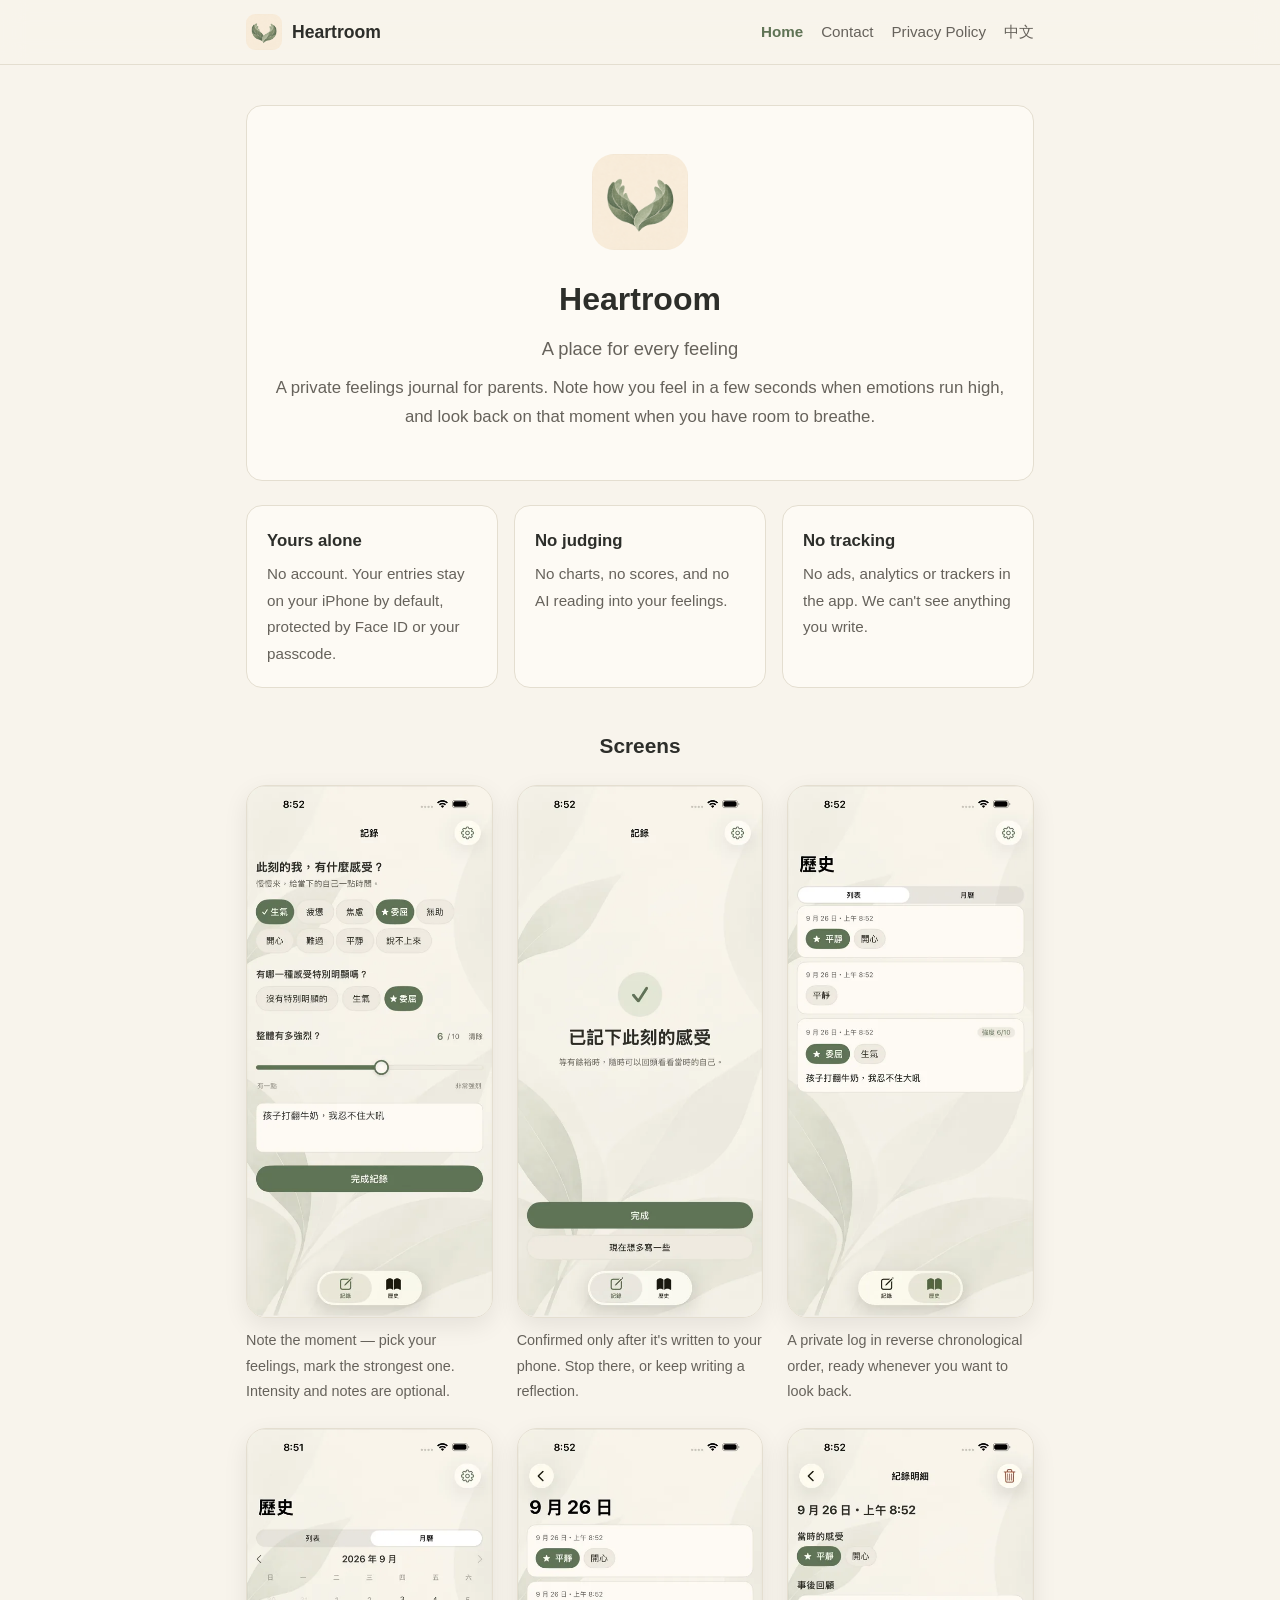
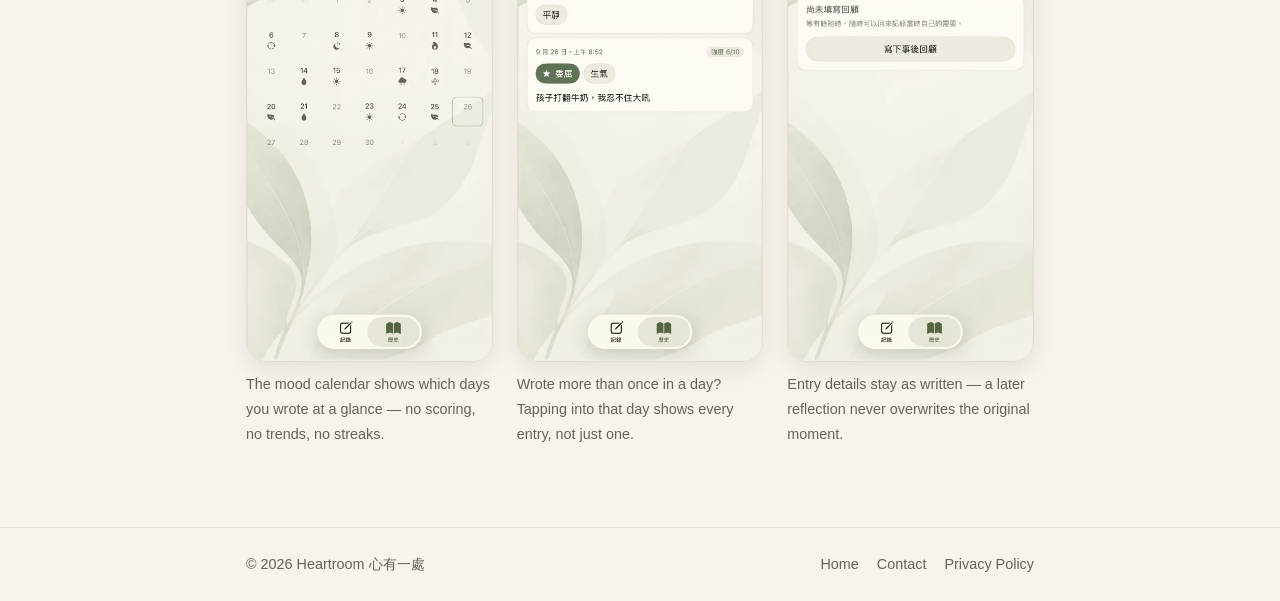
<file: index.html>
<!doctype html>
<html lang="zh-Hant">
<head>
  <meta charset="utf-8">
  <meta name="viewport" content="width=device-width, initial-scale=1">
  <title>心有一處 Heartroom</title>
  <meta name="description" content="給父母的私人情緒日誌。願每一種感受，心裡都有一處可以安放。">
  <meta property="og:type" content="website">
  <meta property="og:title" content="心有一處 Heartroom">
  <meta property="og:description" content="給父母的私人情緒日誌。願每一種感受，心裡都有一處可以安放。">
  <link rel="icon" type="image/png" href="appicon.png">
  <link rel="stylesheet" href="style.css">
  <script src="lang-redirect.js"></script>
</head>
<body>
  <header class="nav-header">
    <div class="container nav-container">
      <a href="index.html" class="logo-group">
        <img src="appicon.png" alt="" class="logo-img">
        <span class="logo-text">心有一處</span>
      </a>
      <nav class="nav-links">
        <a href="index.html" class="active">首頁</a><a href="support.html">聯絡我們</a><a href="privacy-policy.html">隱私權政策</a>
        <a href="en/index.html" class="lang-switch" data-lang="en" lang="en">EN</a>
      </nav>
    </div>
  </header>

  <main class="container">
    <section class="card hero">
      <img src="appicon.png" alt="心有一處 App 圖示" class="logo-img">
      <h1>心有一處</h1>
      <p class="tagline">願每一種感受，心裡都有一處可以安放</p>
      <p class="lead">給父母的私人情緒日誌。在情緒湧上來的當下，用幾秒鐘記下自己的感受；等有餘裕時，再回頭看看當時的自己。</p>
    </section>

    <div class="points">
      <div class="point"><h2>只屬於你</h2><p>不需要帳號，資料預設只存在你的 iPhone，開啟需要 Face ID 或密碼。</p></div>
      <div class="point"><h2>不分析、不評價</h2><p>沒有圖表、沒有分數，也不用 AI 解讀你的感受。</p></div>
      <div class="point"><h2>不追蹤</h2><p>App 沒有廣告、分析或追蹤工具，我們看不到你寫的任何內容。</p></div>
    </div>

    <section class="screens">
      <h2>畫面預覽</h2>
      <div class="screens-grid">
        <figure class="screen-figure">
          <img src="screenshots/01_record_entry.webp" alt="記錄畫面：選擇感受、設定主要感受、拉強度、寫下想法" loading="lazy">
          <figcaption>記下此刻——選擇感受、標出最明顯的一種，強度與備註都可以留白。</figcaption>
        </figure>
        <figure class="screen-figure">
          <img src="screenshots/02_record_success.webp" alt="儲存完成畫面" loading="lazy">
          <figcaption>確認寫進手機後才顯示完成，可以直接結束，也可以接著寫回顧。</figcaption>
        </figure>
        <figure class="screen-figure">
          <img src="screenshots/03_history_list.webp" alt="歷史列表畫面" loading="lazy">
          <figcaption>依時間倒序的私人日誌，隨時回頭看看寫過什麼。</figcaption>
        </figure>
        <figure class="screen-figure">
          <img src="screenshots/06_history_calendar.webp" alt="情緒月曆畫面" loading="lazy">
          <figcaption>情緒月曆一覽這個月哪幾天有記錄，不做效價或強度編碼，也不計算完成率。</figcaption>
        </figure>
        <figure class="screen-figure">
          <img src="screenshots/04_history_day_entries.webp" alt="同一天多筆紀錄清單" loading="lazy">
          <figcaption>同一天寫了不只一筆？點進當天也不會漏看任何一筆。</figcaption>
        </figure>
        <figure class="screen-figure">
          <img src="screenshots/05_history_detail.webp" alt="單筆紀錄明細畫面" loading="lazy">
          <figcaption>紀錄明細保留原始內容，事後回顧不會覆寫當時寫下的自己。</figcaption>
        </figure>
      </div>
    </section>
  </main>

  <footer>
    <div class="container">
      <p>© 2026 心有一處 Heartroom</p>
      <a href="index.html">首頁</a><a href="support.html">聯絡我們</a><a href="privacy-policy.html">隱私權政策</a>
    </div>
  </footer>
</body>
</html>
</file>
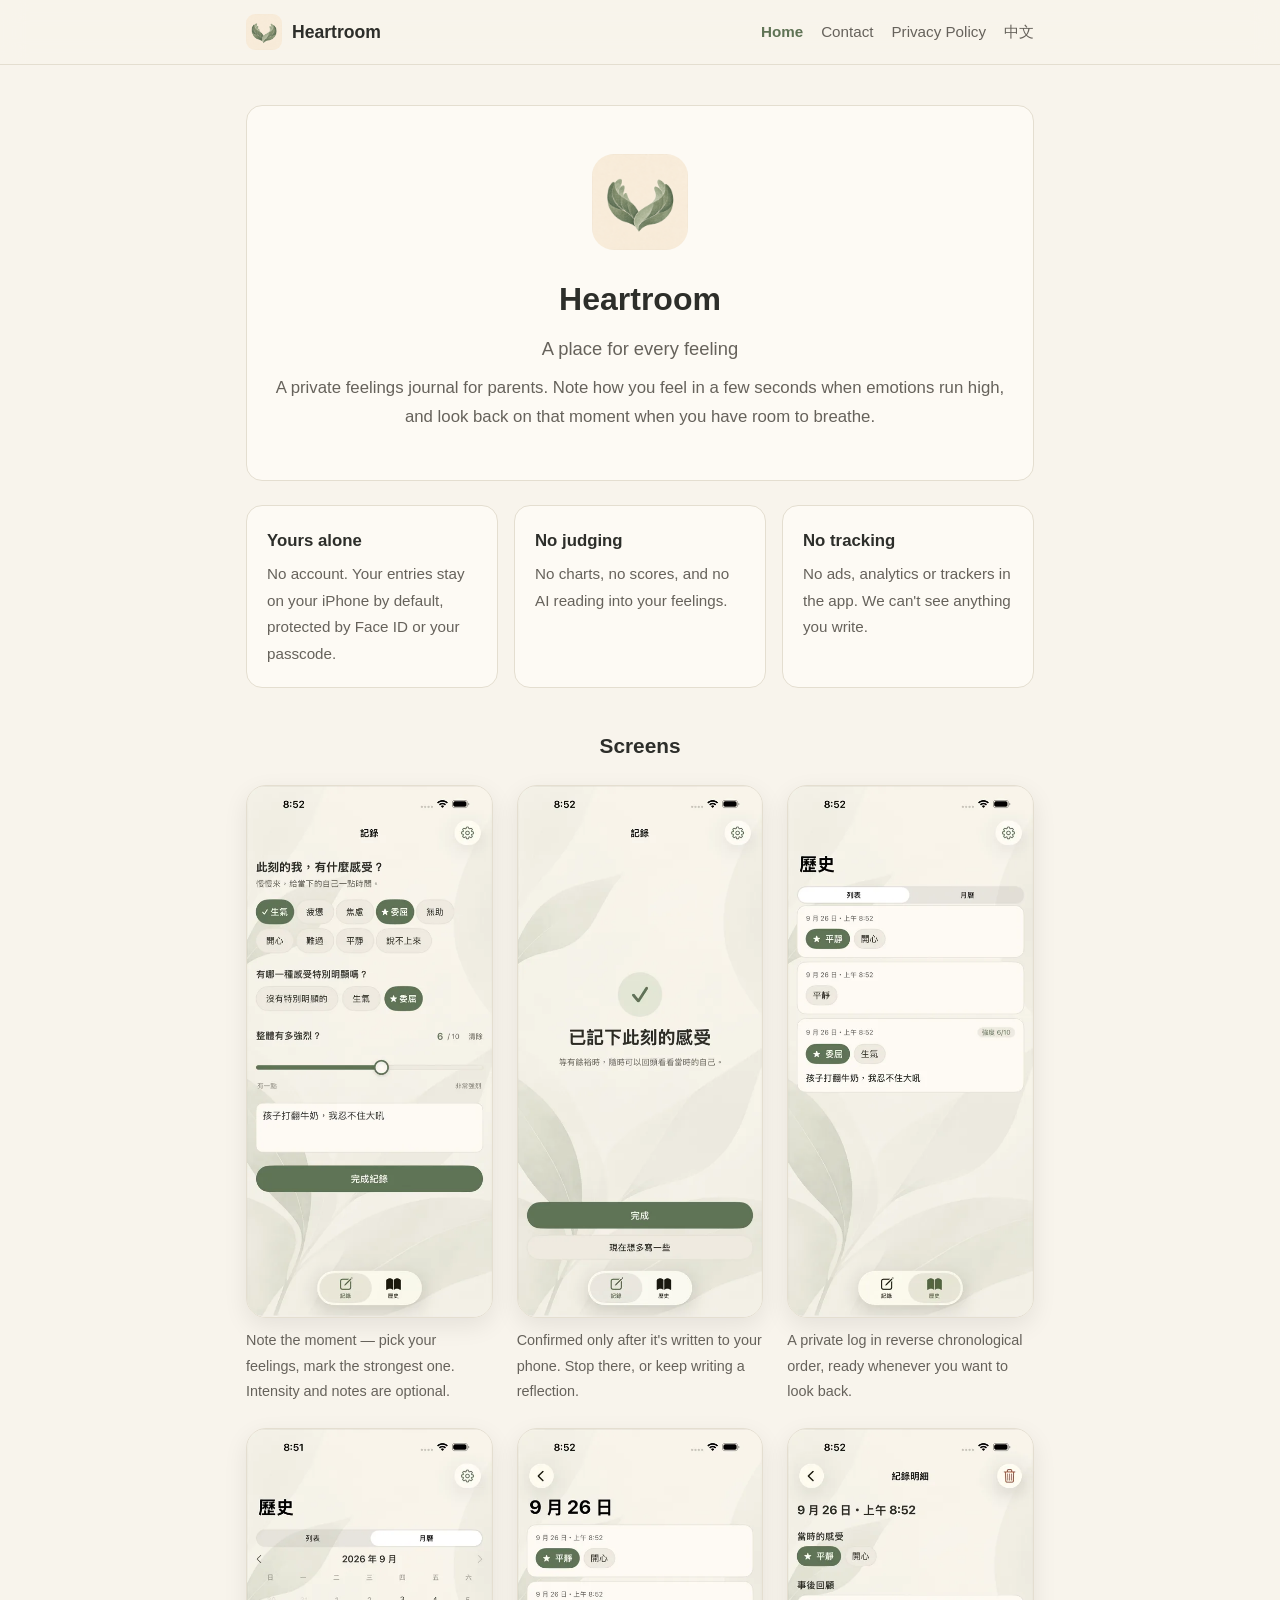
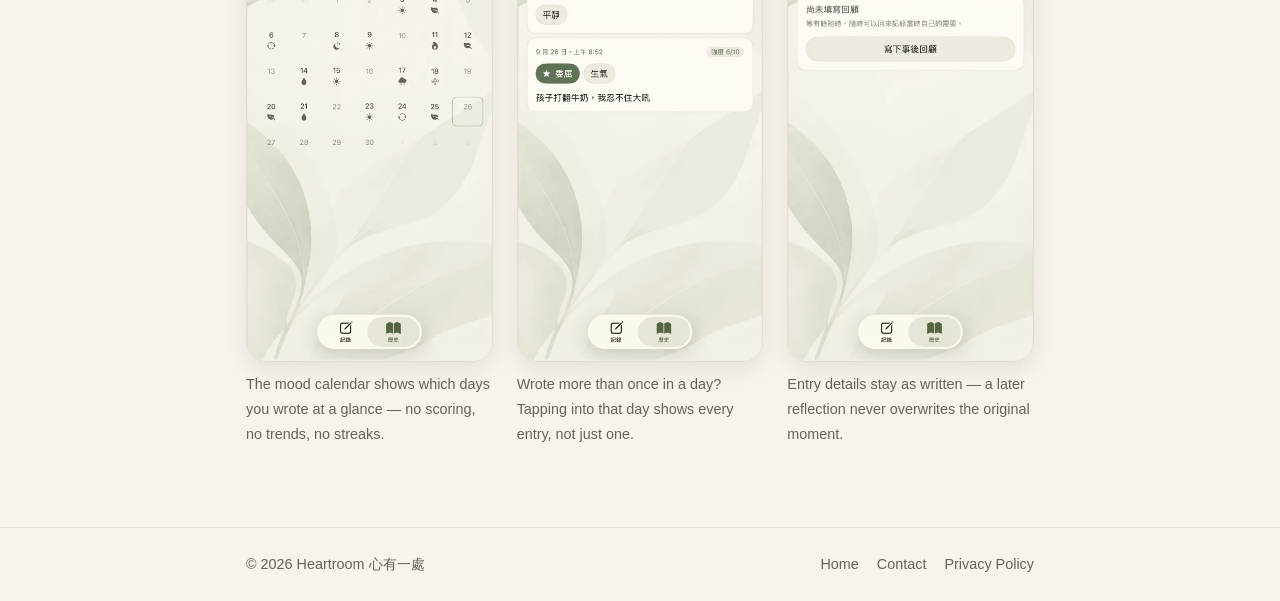
<file: en/index.html>
<!doctype html>
<html lang="en">
<head>
  <meta charset="utf-8">
  <meta name="viewport" content="width=device-width, initial-scale=1">
  <title>Heartroom 心有一處</title>
  <meta name="description" content="A private feelings journal for parents. A place for every feeling.">
  <meta property="og:type" content="website">
  <meta property="og:title" content="Heartroom 心有一處">
  <meta property="og:description" content="A private feelings journal for parents. A place for every feeling.">
  <link rel="icon" type="image/png" href="../appicon.png">
  <link rel="stylesheet" href="../style.css">
  <script src="../lang-redirect.js"></script>
</head>
<body>
  <header class="nav-header">
    <div class="container nav-container">
      <a href="index.html" class="logo-group">
        <img src="../appicon.png" alt="" class="logo-img">
        <span class="logo-text">Heartroom</span>
      </a>
      <nav class="nav-links">
        <a href="index.html" class="active">Home</a><a href="support.html">Contact</a><a href="privacy-policy.html">Privacy Policy</a>
        <a href="../index.html" class="lang-switch" data-lang="zh" lang="zh-Hant">中文</a>
      </nav>
    </div>
  </header>

  <main class="container">
    <section class="card hero">
      <img src="../appicon.png" alt="Heartroom app icon" class="logo-img">
      <h1>Heartroom</h1>
      <p class="tagline">A place for every feeling</p>
      <p class="lead">A private feelings journal for parents. Note how you feel in a few seconds when emotions run high, and look back on that moment when you have room to breathe.</p>
    </section>

    <div class="points">
      <div class="point"><h2>Yours alone</h2><p>No account. Your entries stay on your iPhone by default, protected by Face ID or your passcode.</p></div>
      <div class="point"><h2>No judging</h2><p>No charts, no scores, and no AI reading into your feelings.</p></div>
      <div class="point"><h2>No tracking</h2><p>No ads, analytics or trackers in the app. We can't see anything you write.</p></div>
    </div>

    <section class="screens">
      <h2>Screens</h2>
      <div class="screens-grid">
        <figure class="screen-figure">
          <img src="../screenshots/01_record_entry.webp" alt="Recording a moment: choose feelings, mark the main one, set intensity, add a note" loading="lazy">
          <figcaption>Note the moment — pick your feelings, mark the strongest one. Intensity and notes are optional.</figcaption>
        </figure>
        <figure class="screen-figure">
          <img src="../screenshots/02_record_success.webp" alt="Entry saved screen" loading="lazy">
          <figcaption>Confirmed only after it's written to your phone. Stop there, or keep writing a reflection.</figcaption>
        </figure>
        <figure class="screen-figure">
          <img src="../screenshots/03_history_list.webp" alt="History list screen" loading="lazy">
          <figcaption>A private log in reverse chronological order, ready whenever you want to look back.</figcaption>
        </figure>
        <figure class="screen-figure">
          <img src="../screenshots/06_history_calendar.webp" alt="Mood calendar screen" loading="lazy">
          <figcaption>The mood calendar shows which days you wrote at a glance — no scoring, no trends, no streaks.</figcaption>
        </figure>
        <figure class="screen-figure">
          <img src="../screenshots/04_history_day_entries.webp" alt="Multiple entries on the same day" loading="lazy">
          <figcaption>Wrote more than once in a day? Tapping into that day shows every entry, not just one.</figcaption>
        </figure>
        <figure class="screen-figure">
          <img src="../screenshots/05_history_detail.webp" alt="Single entry detail screen" loading="lazy">
          <figcaption>Entry details stay as written — a later reflection never overwrites the original moment.</figcaption>
        </figure>
      </div>
    </section>
  </main>

  <footer>
    <div class="container">
      <p>© 2026 Heartroom 心有一處</p>
      <a href="index.html">Home</a><a href="support.html">Contact</a><a href="privacy-policy.html">Privacy Policy</a>
    </div>
  </footer>
</body>
</html>
</file>
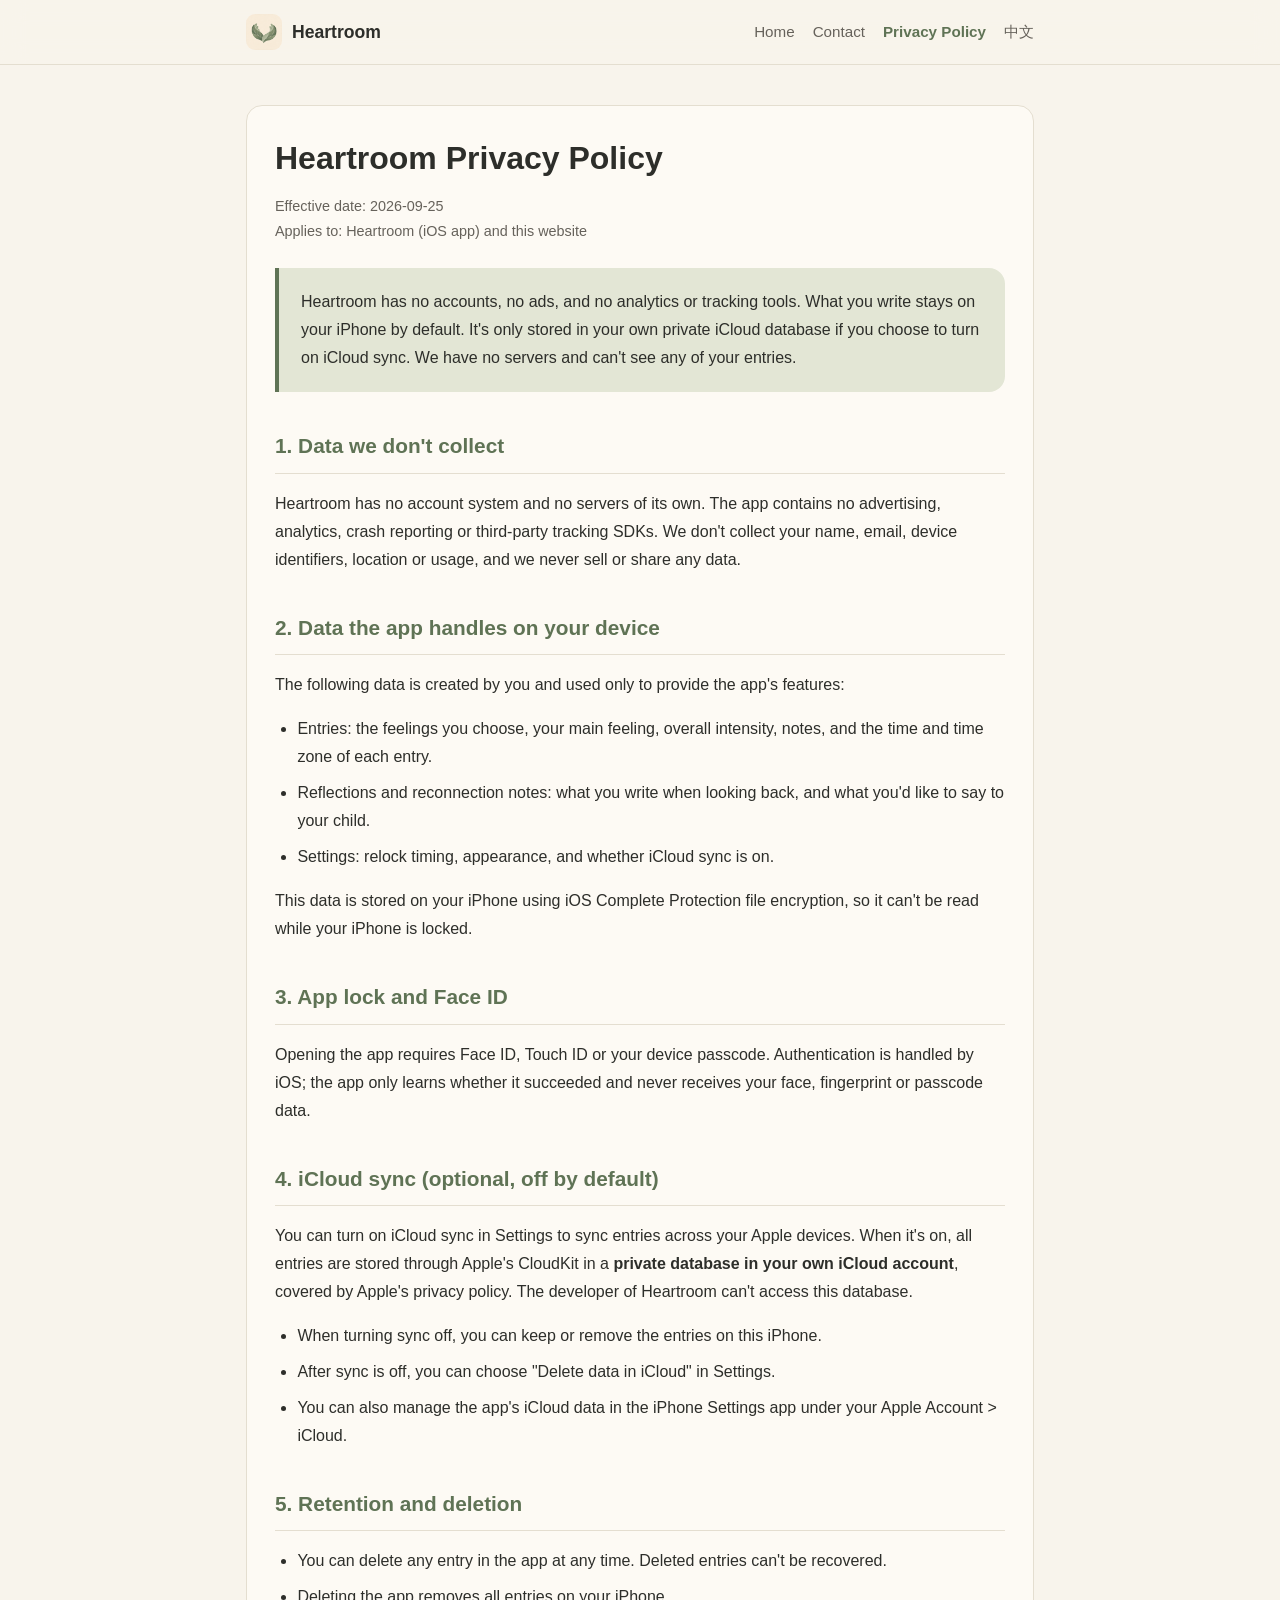
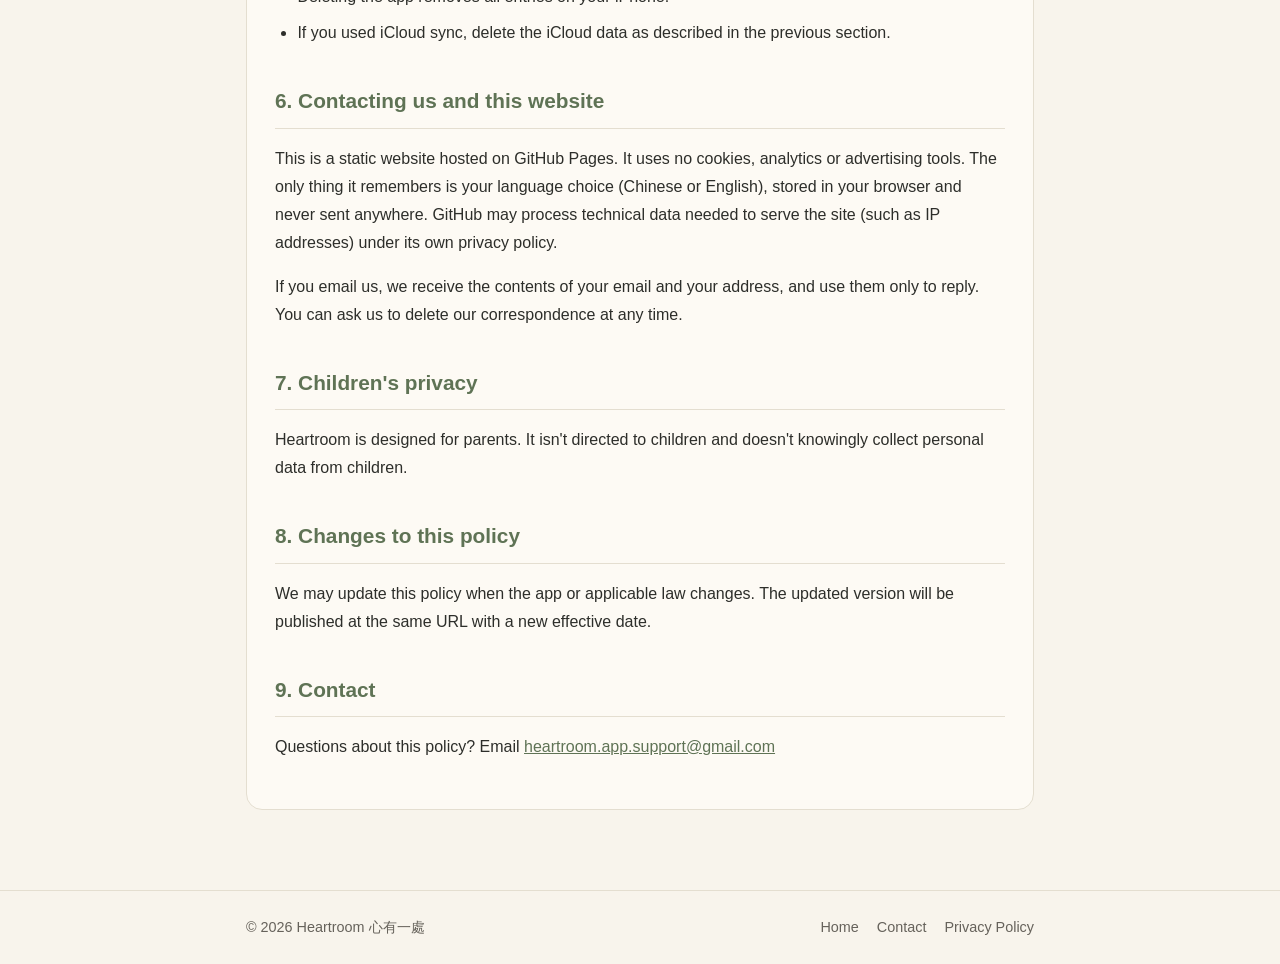
<file: privacy-policy.html>
<!doctype html>
<html lang="zh-Hant">
<head>
  <meta charset="utf-8">
  <meta name="viewport" content="width=device-width, initial-scale=1">
  <title>心有一處 - 隱私權政策</title>
  <meta name="description" content="心有一處 iOS App 與網站的隱私權政策。">
  <meta property="og:type" content="website">
  <meta property="og:title" content="心有一處 - 隱私權政策">
  <meta property="og:description" content="心有一處 iOS App 與網站的隱私權政策。">
  <link rel="icon" type="image/png" href="appicon.png">
  <link rel="stylesheet" href="style.css">
  <script src="lang-redirect.js"></script>
</head>
<body>
  <header class="nav-header">
    <div class="container nav-container">
      <a href="index.html" class="logo-group">
        <img src="appicon.png" alt="" class="logo-img">
        <span class="logo-text">心有一處</span>
      </a>
      <nav class="nav-links">
        <a href="index.html">首頁</a><a href="support.html">聯絡我們</a><a href="privacy-policy.html" class="active">隱私權政策</a>
        <a href="en/privacy-policy.html" class="lang-switch" data-lang="en" lang="en">EN</a>
      </nav>
    </div>
  </header>

  <main class="container">
    <article class="card prose">
      <h1>心有一處 隱私權政策</h1>
      <p class="meta">生效日期：2026-09-25<br>適用範圍：心有一處（iOS App）與本網站</p>

      <div class="summary-box">
        心有一處不建立帳號、不放廣告、不使用任何分析或追蹤工具。你寫下的內容預設只存在你的 iPhone；只有在你自己開啟 iCloud 同步時，才會存到你個人的 iCloud 私人資料庫。我們沒有伺服器，也無法看到你的任何紀錄。
      </div>

      <h2>1. 我們不收集的資料</h2>
      <p>心有一處沒有帳號系統，也沒有自建伺服器。App 不包含廣告、分析、當機回報或任何第三方追蹤套件。我們不會收集你的姓名、電子郵件、裝置識別碼、位置或使用行為，也不會出售或分享任何資料。</p>

      <h2>2. App 在你裝置上處理的資料</h2>
      <p>以下資料由你自己建立，只用來提供 App 的功能：</p>
      <ul>
        <li>情緒紀錄：你選擇的感受、主要感受、整體強度、備註，以及記錄的時間與時區。</li>
        <li>事後回顧與重新連結：你寫下的回顧內容與想對孩子說的話。</li>
        <li>設定：重新鎖定的時間、外觀、是否開啟 iCloud 同步等偏好。</li>
      </ul>
      <p>這些資料儲存在 iPhone 本機，並使用 iOS 的「完整保護」檔案加密：iPhone 上鎖時，資料檔無法被讀取。</p>

      <h2>3. App 鎖與 Face ID</h2>
      <p>開啟 App 時需要通過 Face ID、Touch ID 或裝置密碼。驗證由 iOS 完成，App 只會收到「成功」或「失敗」的結果，無法取得你的臉部、指紋或密碼資料。</p>

      <h2>4. iCloud 同步（選用，預設關閉）</h2>
      <p>你可以在設定中開啟「使用 iCloud 同步」，讓紀錄在你的 Apple 裝置之間同步。開啟後，所有紀錄會透過 Apple 的 CloudKit 儲存在<strong>你自己 iCloud 帳號中的私人資料庫</strong>，受 Apple 的隱私權政策保護。心有一處的開發者無法存取這個資料庫。</p>
      <ul>
        <li>關閉同步時，你可以選擇保留或移除這台 iPhone 上的紀錄。</li>
        <li>關閉同步後，可以在設定中選擇「刪除 iCloud 上的資料」。</li>
        <li>你也可以在 iPhone「設定」&gt;「Apple 帳號」&gt;「iCloud」中管理 App 的 iCloud 資料。</li>
      </ul>

      <h2>5. 資料保存與刪除</h2>
      <ul>
        <li>你可以隨時在 App 中刪除單筆紀錄，刪除後無法復原。</li>
        <li>刪除 App 會一併刪除 iPhone 上的所有紀錄。</li>
        <li>如果曾開啟 iCloud 同步，iCloud 上的資料需要依上一節的方式另外刪除。</li>
      </ul>

      <h2>6. 聯絡我們與本網站</h2>
      <p>本網站是靜態網頁，由 GitHub Pages 託管，不使用 Cookie、分析或廣告工具。網站只會在你的瀏覽器中記住你選擇的語言（中文或英文），這項資料不會傳送到任何地方。GitHub 可能依其隱私權政策處理網站運作所需的技術資料（例如 IP 位址）。</p>
      <p>如果你寫信給我們，我們會收到你在信中提供的內容與電子郵件地址，只用來回覆你的問題。你可以隨時要求我們刪除往來信件。</p>

      <h2>7. 兒童隱私</h2>
      <p>心有一處是為父母設計的 App，並非以兒童為對象，也不會刻意收集兒童的個人資料。</p>

      <h2>8. 政策更新</h2>
      <p>本政策可能因 App 功能或法規變更而更新。更新後的版本會發布在同一個網址，並標示新的生效日期。</p>

      <h2>9. 聯絡方式</h2>
      <p>對本政策有任何疑問，請來信：<a href="mailto:heartroom.app.support@gmail.com">heartroom.app.support@gmail.com</a></p>
    </article>
  </main>

  <footer>
    <div class="container">
      <p>© 2026 心有一處 Heartroom</p>
      <a href="index.html">首頁</a><a href="support.html">聯絡我們</a><a href="privacy-policy.html">隱私權政策</a>
    </div>
  </footer>
</body>
</html>
</file>
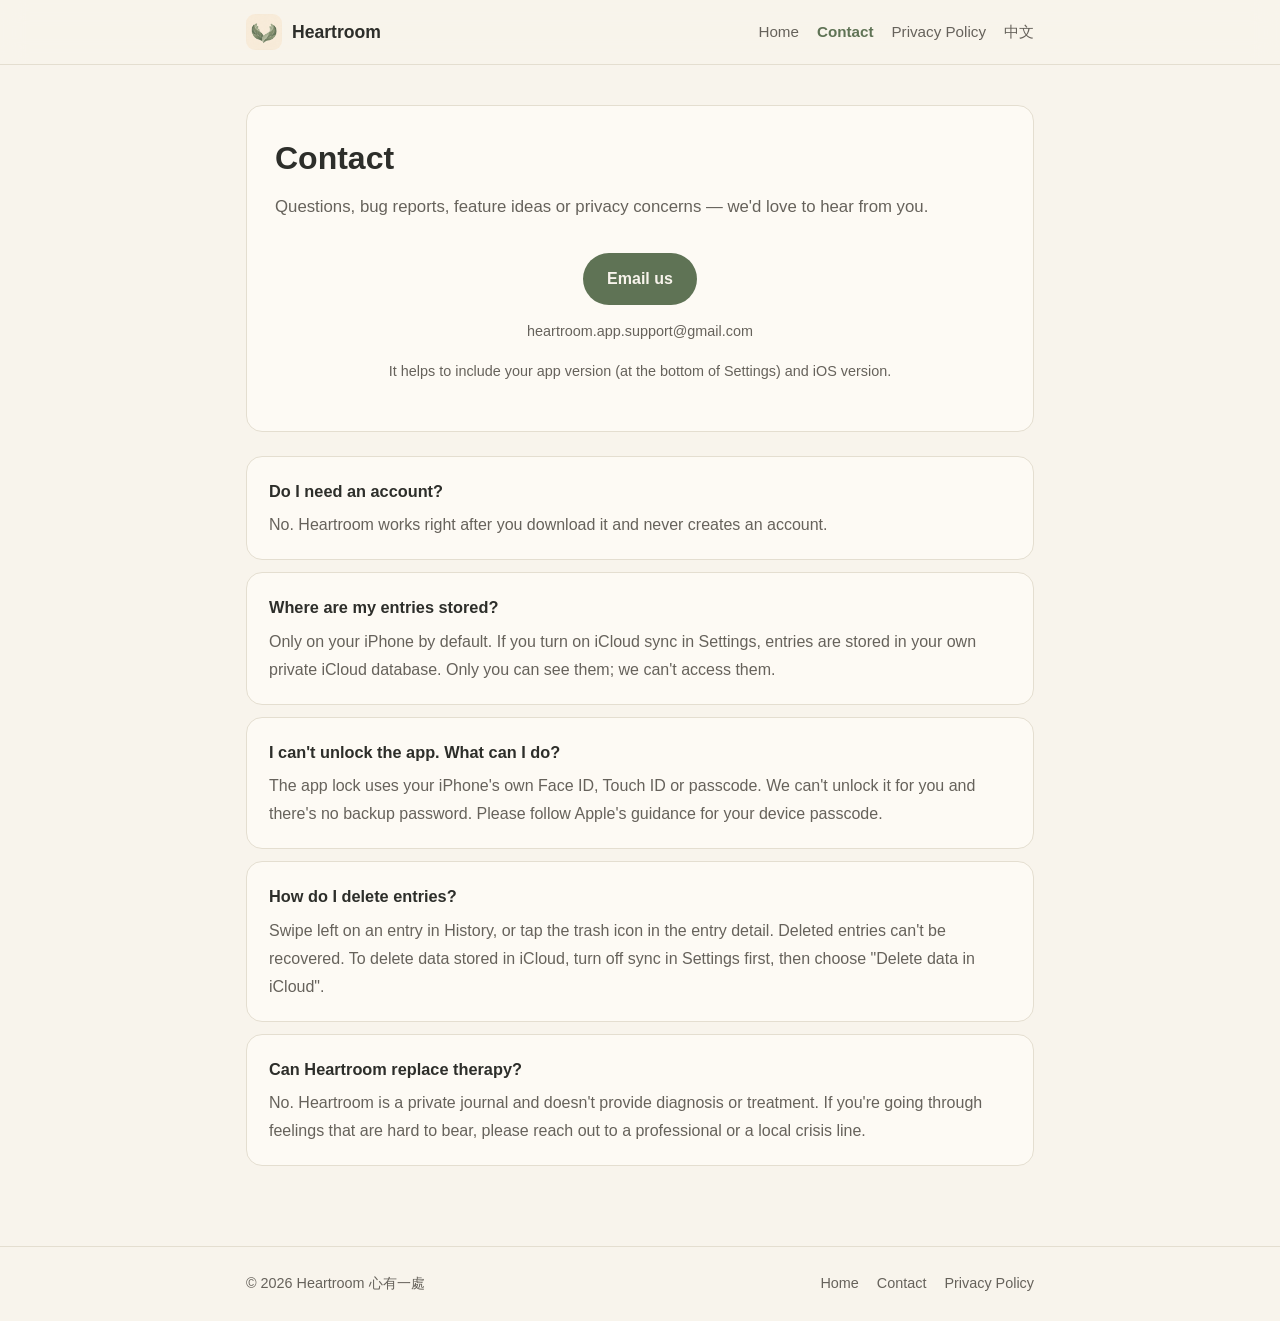
<file: support.html>
<!doctype html>
<html lang="zh-Hant">
<head>
  <meta charset="utf-8">
  <meta name="viewport" content="width=device-width, initial-scale=1">
  <title>心有一處 - 聯絡我們</title>
  <meta name="description" content="心有一處的常見問題與聯絡方式。">
  <meta property="og:type" content="website">
  <meta property="og:title" content="心有一處 - 聯絡我們">
  <meta property="og:description" content="心有一處的常見問題與聯絡方式。">
  <link rel="icon" type="image/png" href="appicon.png">
  <link rel="stylesheet" href="style.css">
  <script src="lang-redirect.js"></script>
</head>
<body>
  <header class="nav-header">
    <div class="container nav-container">
      <a href="index.html" class="logo-group">
        <img src="appicon.png" alt="" class="logo-img">
        <span class="logo-text">心有一處</span>
      </a>
      <nav class="nav-links">
        <a href="index.html">首頁</a><a href="support.html" class="active">聯絡我們</a><a href="privacy-policy.html">隱私權政策</a>
        <a href="en/support.html" class="lang-switch" data-lang="en" lang="en">EN</a>
      </nav>
    </div>
  </header>

  <main class="container">
    <section class="card">
      <h1>聯絡我們</h1>
      <p class="lead">使用上遇到問題、有功能建議，或對隱私有疑問，都歡迎來信。</p>
      <div class="contact-box">
        <a class="btn" href="mailto:heartroom.app.support@gmail.com?subject=%E5%BF%83%E6%9C%89%E4%B8%80%E8%99%95%20%E5%9B%9E%E9%A5%8B">寫信給我們</a>
        <p class="meta">heartroom.app.support@gmail.com</p>
        <p class="meta">來信時可以附上 App 版本（設定頁最下方）與 iOS 版本，方便我們了解狀況。</p>
      </div>
    </section>

    <div class="faq">
      <div class="faq-card"><h3>需要註冊帳號嗎？</h3><p>不需要。下載後就能使用，App 不會建立任何帳號。</p></div>
      <div class="faq-card"><h3>我的紀錄存在哪裡？</h3><p>預設只存在這台 iPhone。如果你在設定中開啟 iCloud 同步，紀錄會存到你自己的 iCloud 私人資料庫，只有你看得到，我們無法存取。</p></div>
      <div class="faq-card"><h3>忘記 iPhone 密碼、無法解鎖 App 怎麼辦？</h3><p>App 鎖使用 iPhone 本身的 Face ID、Touch ID 或裝置密碼，我們沒有辦法替你解鎖，也沒有備用密碼。請先依 Apple 的說明處理裝置密碼。</p></div>
      <div class="faq-card"><h3>怎麼刪除紀錄？</h3><p>在「歷史」頁向左滑動紀錄，或在紀錄明細右上角點垃圾桶即可刪除。刪除後無法復原。若開啟了 iCloud 同步，想刪除 iCloud 上的資料，請先在設定中關閉同步，再選「刪除 iCloud 上的資料」。</p></div>
      <div class="faq-card"><h3>心有一處可以取代心理諮商嗎？</h3><p>不行。心有一處是私人日誌工具，不提供診斷或治療。如果你正經歷難以承受的情緒，請尋求專業協助；在台灣可撥打 1925 安心專線（24 小時）。</p></div>
    </div>
  </main>

  <footer>
    <div class="container">
      <p>© 2026 心有一處 Heartroom</p>
      <a href="index.html">首頁</a><a href="support.html">聯絡我們</a><a href="privacy-policy.html">隱私權政策</a>
    </div>
  </footer>
</body>
</html>
</file>
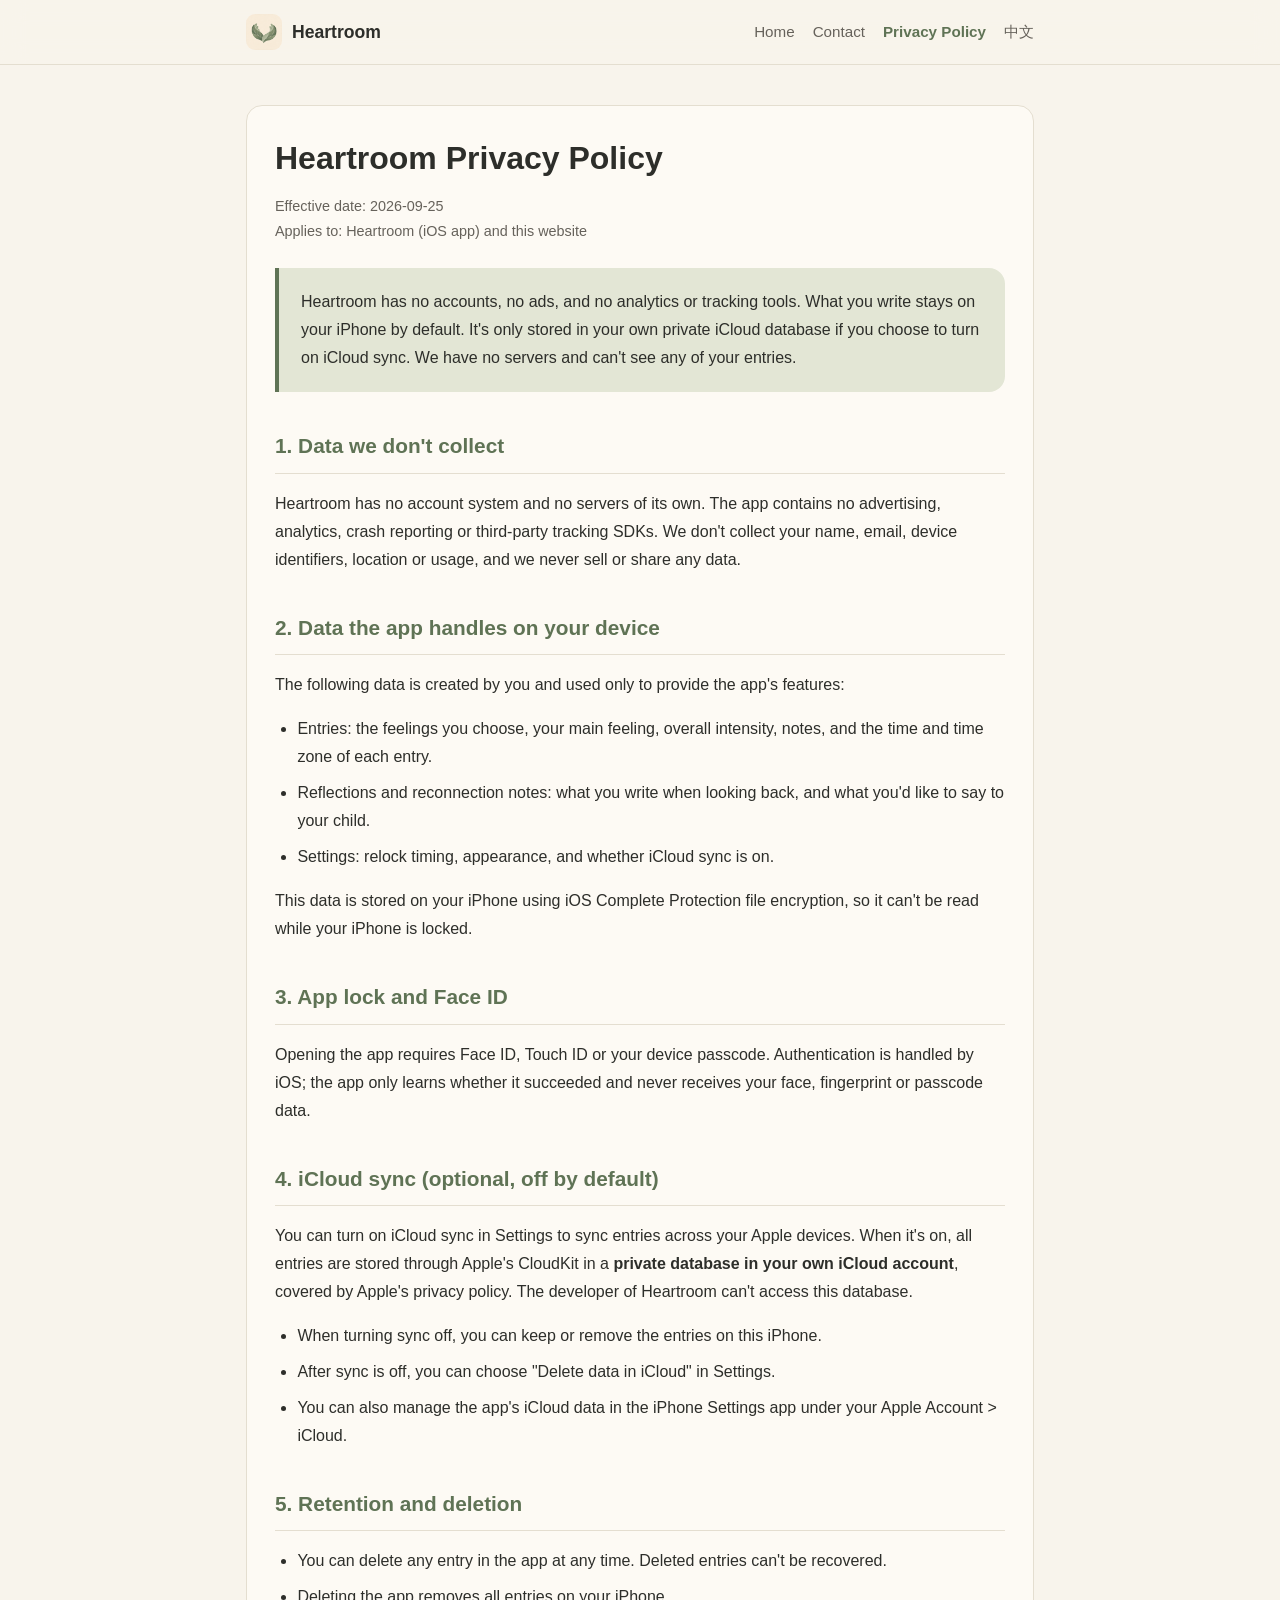
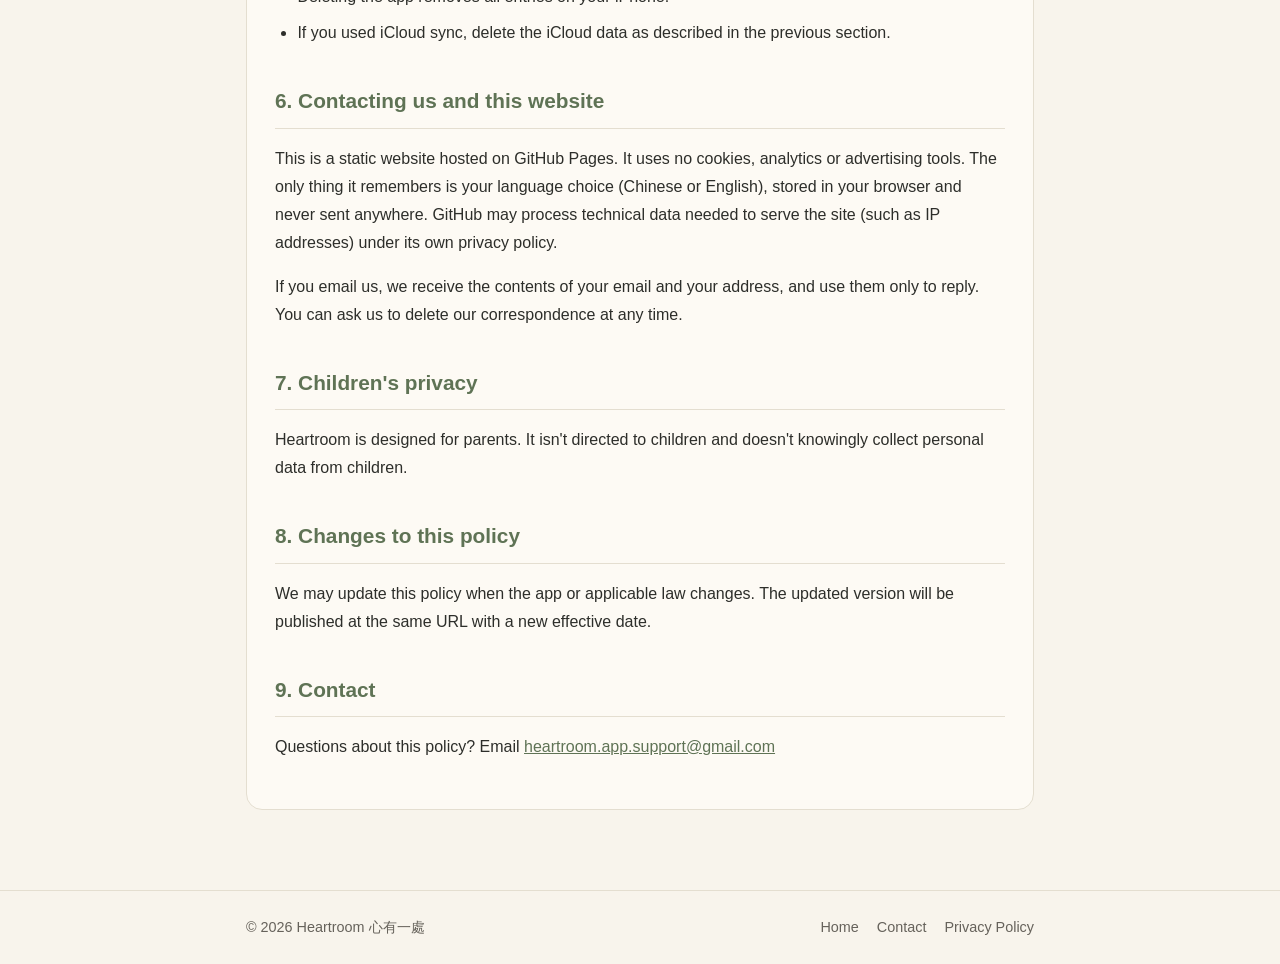
<file: en/privacy-policy.html>
<!doctype html>
<html lang="en">
<head>
  <meta charset="utf-8">
  <meta name="viewport" content="width=device-width, initial-scale=1">
  <title>Heartroom - Privacy Policy</title>
  <meta name="description" content="Privacy policy for the Heartroom iOS app and website.">
  <meta property="og:type" content="website">
  <meta property="og:title" content="Heartroom - Privacy Policy">
  <meta property="og:description" content="Privacy policy for the Heartroom iOS app and website.">
  <link rel="icon" type="image/png" href="../appicon.png">
  <link rel="stylesheet" href="../style.css">
  <script src="../lang-redirect.js"></script>
</head>
<body>
  <header class="nav-header">
    <div class="container nav-container">
      <a href="index.html" class="logo-group">
        <img src="../appicon.png" alt="" class="logo-img">
        <span class="logo-text">Heartroom</span>
      </a>
      <nav class="nav-links">
        <a href="index.html">Home</a><a href="support.html">Contact</a><a href="privacy-policy.html" class="active">Privacy Policy</a>
        <a href="../privacy-policy.html" class="lang-switch" data-lang="zh" lang="zh-Hant">中文</a>
      </nav>
    </div>
  </header>

  <main class="container">
    <article class="card prose">
      <h1>Heartroom Privacy Policy</h1>
      <p class="meta">Effective date: 2026-09-25<br>Applies to: Heartroom (iOS app) and this website</p>

      <div class="summary-box">
        Heartroom has no accounts, no ads, and no analytics or tracking tools. What you write stays on your iPhone by default. It's only stored in your own private iCloud database if you choose to turn on iCloud sync. We have no servers and can't see any of your entries.
      </div>

      <h2>1. Data we don't collect</h2>
      <p>Heartroom has no account system and no servers of its own. The app contains no advertising, analytics, crash reporting or third-party tracking SDKs. We don't collect your name, email, device identifiers, location or usage, and we never sell or share any data.</p>

      <h2>2. Data the app handles on your device</h2>
      <p>The following data is created by you and used only to provide the app's features:</p>
      <ul>
        <li>Entries: the feelings you choose, your main feeling, overall intensity, notes, and the time and time zone of each entry.</li>
        <li>Reflections and reconnection notes: what you write when looking back, and what you'd like to say to your child.</li>
        <li>Settings: relock timing, appearance, and whether iCloud sync is on.</li>
      </ul>
      <p>This data is stored on your iPhone using iOS Complete Protection file encryption, so it can't be read while your iPhone is locked.</p>

      <h2>3. App lock and Face ID</h2>
      <p>Opening the app requires Face ID, Touch ID or your device passcode. Authentication is handled by iOS; the app only learns whether it succeeded and never receives your face, fingerprint or passcode data.</p>

      <h2>4. iCloud sync (optional, off by default)</h2>
      <p>You can turn on iCloud sync in Settings to sync entries across your Apple devices. When it's on, all entries are stored through Apple's CloudKit in a <strong>private database in your own iCloud account</strong>, covered by Apple's privacy policy. The developer of Heartroom can't access this database.</p>
      <ul>
        <li>When turning sync off, you can keep or remove the entries on this iPhone.</li>
        <li>After sync is off, you can choose "Delete data in iCloud" in Settings.</li>
        <li>You can also manage the app's iCloud data in the iPhone Settings app under your Apple Account &gt; iCloud.</li>
      </ul>

      <h2>5. Retention and deletion</h2>
      <ul>
        <li>You can delete any entry in the app at any time. Deleted entries can't be recovered.</li>
        <li>Deleting the app removes all entries on your iPhone.</li>
        <li>If you used iCloud sync, delete the iCloud data as described in the previous section.</li>
      </ul>

      <h2>6. Contacting us and this website</h2>
      <p>This is a static website hosted on GitHub Pages. It uses no cookies, analytics or advertising tools. The only thing it remembers is your language choice (Chinese or English), stored in your browser and never sent anywhere. GitHub may process technical data needed to serve the site (such as IP addresses) under its own privacy policy.</p>
      <p>If you email us, we receive the contents of your email and your address, and use them only to reply. You can ask us to delete our correspondence at any time.</p>

      <h2>7. Children's privacy</h2>
      <p>Heartroom is designed for parents. It isn't directed to children and doesn't knowingly collect personal data from children.</p>

      <h2>8. Changes to this policy</h2>
      <p>We may update this policy when the app or applicable law changes. The updated version will be published at the same URL with a new effective date.</p>

      <h2>9. Contact</h2>
      <p>Questions about this policy? Email <a href="mailto:heartroom.app.support@gmail.com">heartroom.app.support@gmail.com</a></p>
    </article>
  </main>

  <footer>
    <div class="container">
      <p>© 2026 Heartroom 心有一處</p>
      <a href="index.html">Home</a><a href="support.html">Contact</a><a href="privacy-policy.html">Privacy Policy</a>
    </div>
  </footer>
</body>
</html>
</file>
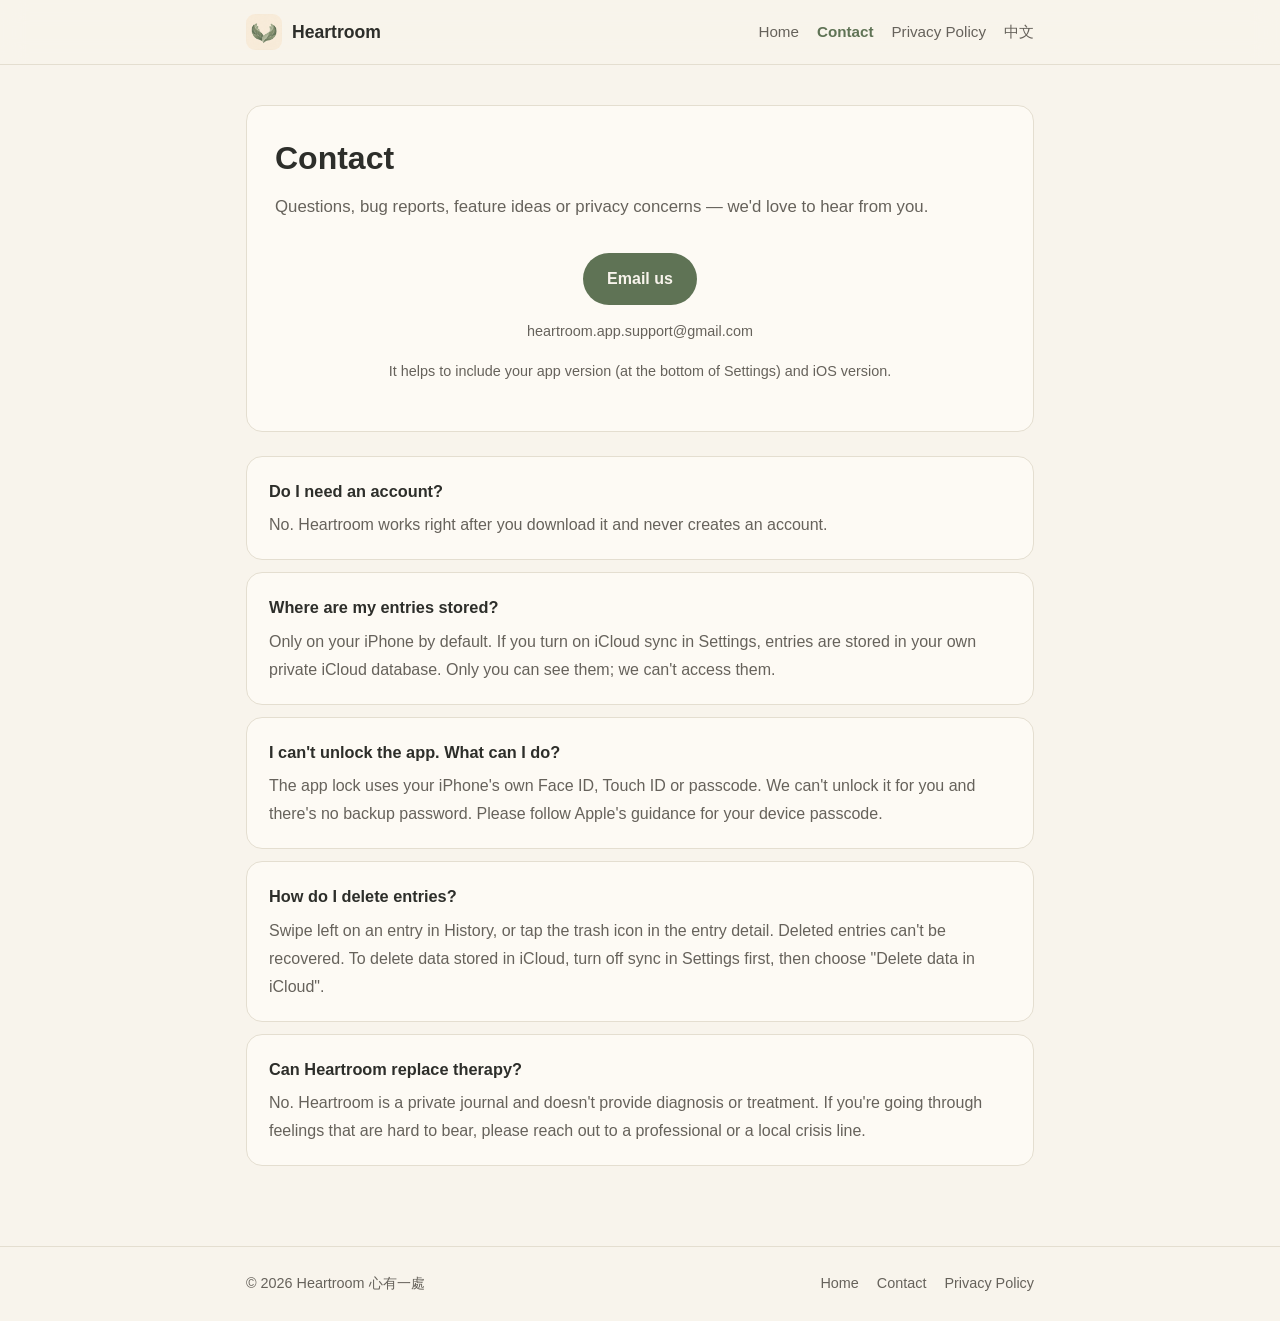
<file: en/support.html>
<!doctype html>
<html lang="en">
<head>
  <meta charset="utf-8">
  <meta name="viewport" content="width=device-width, initial-scale=1">
  <title>Heartroom - Contact</title>
  <meta name="description" content="Frequently asked questions and how to contact Heartroom.">
  <meta property="og:type" content="website">
  <meta property="og:title" content="Heartroom - Contact">
  <meta property="og:description" content="Frequently asked questions and how to contact Heartroom.">
  <link rel="icon" type="image/png" href="../appicon.png">
  <link rel="stylesheet" href="../style.css">
  <script src="../lang-redirect.js"></script>
</head>
<body>
  <header class="nav-header">
    <div class="container nav-container">
      <a href="index.html" class="logo-group">
        <img src="../appicon.png" alt="" class="logo-img">
        <span class="logo-text">Heartroom</span>
      </a>
      <nav class="nav-links">
        <a href="index.html">Home</a><a href="support.html" class="active">Contact</a><a href="privacy-policy.html">Privacy Policy</a>
        <a href="../support.html" class="lang-switch" data-lang="zh" lang="zh-Hant">中文</a>
      </nav>
    </div>
  </header>

  <main class="container">
    <section class="card">
      <h1>Contact</h1>
      <p class="lead">Questions, bug reports, feature ideas or privacy concerns — we'd love to hear from you.</p>
      <div class="contact-box">
        <a class="btn" href="mailto:heartroom.app.support@gmail.com?subject=Heartroom%20feedback">Email us</a>
        <p class="meta">heartroom.app.support@gmail.com</p>
        <p class="meta">It helps to include your app version (at the bottom of Settings) and iOS version.</p>
      </div>
    </section>

    <div class="faq">
      <div class="faq-card"><h3>Do I need an account?</h3><p>No. Heartroom works right after you download it and never creates an account.</p></div>
      <div class="faq-card"><h3>Where are my entries stored?</h3><p>Only on your iPhone by default. If you turn on iCloud sync in Settings, entries are stored in your own private iCloud database. Only you can see them; we can't access them.</p></div>
      <div class="faq-card"><h3>I can't unlock the app. What can I do?</h3><p>The app lock uses your iPhone's own Face ID, Touch ID or passcode. We can't unlock it for you and there's no backup password. Please follow Apple's guidance for your device passcode.</p></div>
      <div class="faq-card"><h3>How do I delete entries?</h3><p>Swipe left on an entry in History, or tap the trash icon in the entry detail. Deleted entries can't be recovered. To delete data stored in iCloud, turn off sync in Settings first, then choose "Delete data in iCloud".</p></div>
      <div class="faq-card"><h3>Can Heartroom replace therapy?</h3><p>No. Heartroom is a private journal and doesn't provide diagnosis or treatment. If you're going through feelings that are hard to bear, please reach out to a professional or a local crisis line.</p></div>
    </div>
  </main>

  <footer>
    <div class="container">
      <p>© 2026 Heartroom 心有一處</p>
      <a href="index.html">Home</a><a href="support.html">Contact</a><a href="privacy-policy.html">Privacy Policy</a>
    </div>
  </footer>
</body>
</html>
</file>
<file: style.css>
/* 心有一處 Heartroom 網站樣式。色彩與 App 的 Palette 一致（奶油白、草綠、森林黑）。 */
:root {
  color-scheme: light dark;
  --bg: #f8f4ec;
  --card-bg: #fdfaf4;
  --text: #2d2e2a;
  --muted: #66625b;
  --border: #e4ded0;
  --accent: #5f7355;
  --accent-hover: #4e6146;
  --accent-light: #e3e6d5;
  --radius: 16px;
  --font: -apple-system, BlinkMacSystemFont, "SF Pro Text", "PingFang TC", "Noto Sans TC", "Helvetica Neue", Arial, sans-serif;
}

@media (prefers-color-scheme: dark) {
  :root {
    --bg: #151914;
    --card-bg: #1e231c;
    --text: #efe8da;
    --muted: #b5ae9f;
    --border: #323a2f;
    --accent: #a5b795;
    --accent-hover: #b8c8a9;
    --accent-light: #2f3a2a;
  }
}

* { box-sizing: border-box; }

body {
  margin: 0;
  background-color: var(--bg);
  color: var(--text);
  font-family: var(--font);
  line-height: 1.75;
  -webkit-font-smoothing: antialiased;
  display: flex;
  flex-direction: column;
  min-height: 100vh;
  overflow-x: hidden;
}

a { color: var(--accent); }
a:hover { color: var(--accent-hover); }

.container {
  max-width: 820px;
  margin: 0 auto;
  padding: 0 16px;
  width: 100%;
}

main { flex: 1; }
main.container { padding-top: 40px; padding-bottom: 80px; }

/* 導覽列 */
.nav-header {
  padding: 14px 0;
  border-bottom: 1px solid var(--border);
  background-color: color-mix(in srgb, var(--bg) 85%, transparent);
  position: sticky;
  top: 0;
  z-index: 10;
  backdrop-filter: blur(12px);
  -webkit-backdrop-filter: blur(12px);
}

.nav-container {
  display: flex;
  justify-content: space-between;
  align-items: center;
  gap: 16px;
  flex-wrap: wrap;
}

.logo-group {
  display: flex;
  align-items: center;
  gap: 10px;
  text-decoration: none;
  color: var(--text);
}

.logo-img { width: 36px; height: 36px; border-radius: 9px; }
.logo-text { font-weight: 700; font-size: 1.1rem; }

.nav-links { display: flex; gap: 18px; flex-wrap: wrap; font-size: 0.95rem; }
.nav-links a { color: var(--muted); text-decoration: none; }
.nav-links a:hover, .nav-links a.active { color: var(--accent); }
.nav-links a.active { font-weight: 600; }

/* 卡片與內容 */
.card {
  background: var(--card-bg);
  border: 1px solid var(--border);
  border-radius: var(--radius);
  padding: 32px 28px;
}

h1 { font-size: 2rem; line-height: 1.3; margin: 0 0 12px; }
.lead { color: var(--muted); font-size: 1.05rem; margin: 0; }
.meta { color: var(--muted); font-size: 0.9rem; }

.hero { text-align: center; padding: 48px 28px; }
.hero .logo-img { width: 96px; height: 96px; border-radius: 22px; margin-bottom: 20px; }
.tagline { font-size: 1.15rem; color: var(--muted); margin: 0 0 8px; }

.points { display: grid; grid-template-columns: repeat(auto-fit, minmax(220px, 1fr)); gap: 16px; margin-top: 24px; }
.point { background: var(--card-bg); border: 1px solid var(--border); border-radius: var(--radius); padding: 20px; }
.point h2 { font-size: 1.05rem; margin: 0 0 6px; }
.point p { margin: 0; color: var(--muted); font-size: 0.95rem; }

/* 畫面預覽 */
.screens { margin-top: 40px; text-align: center; }
.screens h2 { font-size: 1.3rem; margin: 0 0 20px; }
.screens-grid {
  display: grid;
  grid-template-columns: repeat(auto-fit, minmax(200px, 1fr));
  gap: 24px;
  text-align: left;
}
.screen-figure { margin: 0; }
.screen-figure img {
  width: 100%;
  border-radius: 20px;
  border: 1px solid var(--border);
  box-shadow: 0 8px 24px rgba(0, 0, 0, 0.08);
  display: block;
}
.screen-figure figcaption { margin-top: 10px; color: var(--muted); font-size: 0.9rem; }

.summary-box {
  margin: 24px 0;
  padding: 20px 22px;
  border-left: 4px solid var(--accent);
  background-color: var(--accent-light);
  border-radius: 0 var(--radius) var(--radius) 0;
}

.prose h2 {
  font-size: 1.3rem;
  color: var(--accent);
  margin: 36px 0 12px;
  border-bottom: 1px solid var(--border);
  padding-bottom: 8px;
}
.prose h3 { font-size: 1.05rem; margin: 24px 0 8px; }
.prose ul { padding-left: 1.4rem; }
.prose li { margin-bottom: 8px; }

/* 常見問題 */
.faq { margin-top: 24px; display: grid; gap: 12px; }
.faq-card { background: var(--card-bg); border: 1px solid var(--border); border-radius: var(--radius); padding: 20px 22px; }
.faq-card h3 { margin: 0 0 6px; font-size: 1.02rem; }
.faq-card p { margin: 0; color: var(--muted); }

.contact-box { text-align: center; margin-top: 24px; }
.btn {
  display: inline-block;
  background: var(--accent);
  color: var(--bg);
  text-decoration: none;
  font-weight: 600;
  padding: 12px 24px;
  border-radius: 999px;
  margin-top: 8px;
}
.btn:hover { background: var(--accent-hover); color: var(--bg); }

/* 頁尾 */
footer {
  border-top: 1px solid var(--border);
  padding: 24px 0;
  font-size: 0.9rem;
  color: var(--muted);
}
footer .container { display: flex; flex-wrap: wrap; gap: 8px 18px; align-items: center; }
footer p { margin: 0 auto 0 0; }
footer a { color: var(--muted); text-decoration: none; }
footer a:hover { color: var(--accent); }

@media (max-width: 600px) {
  h1 { font-size: 1.6rem; }
  .card { padding: 24px 18px; }
  .hero { padding: 36px 18px; }
  footer p { width: 100%; }
}
</file>
